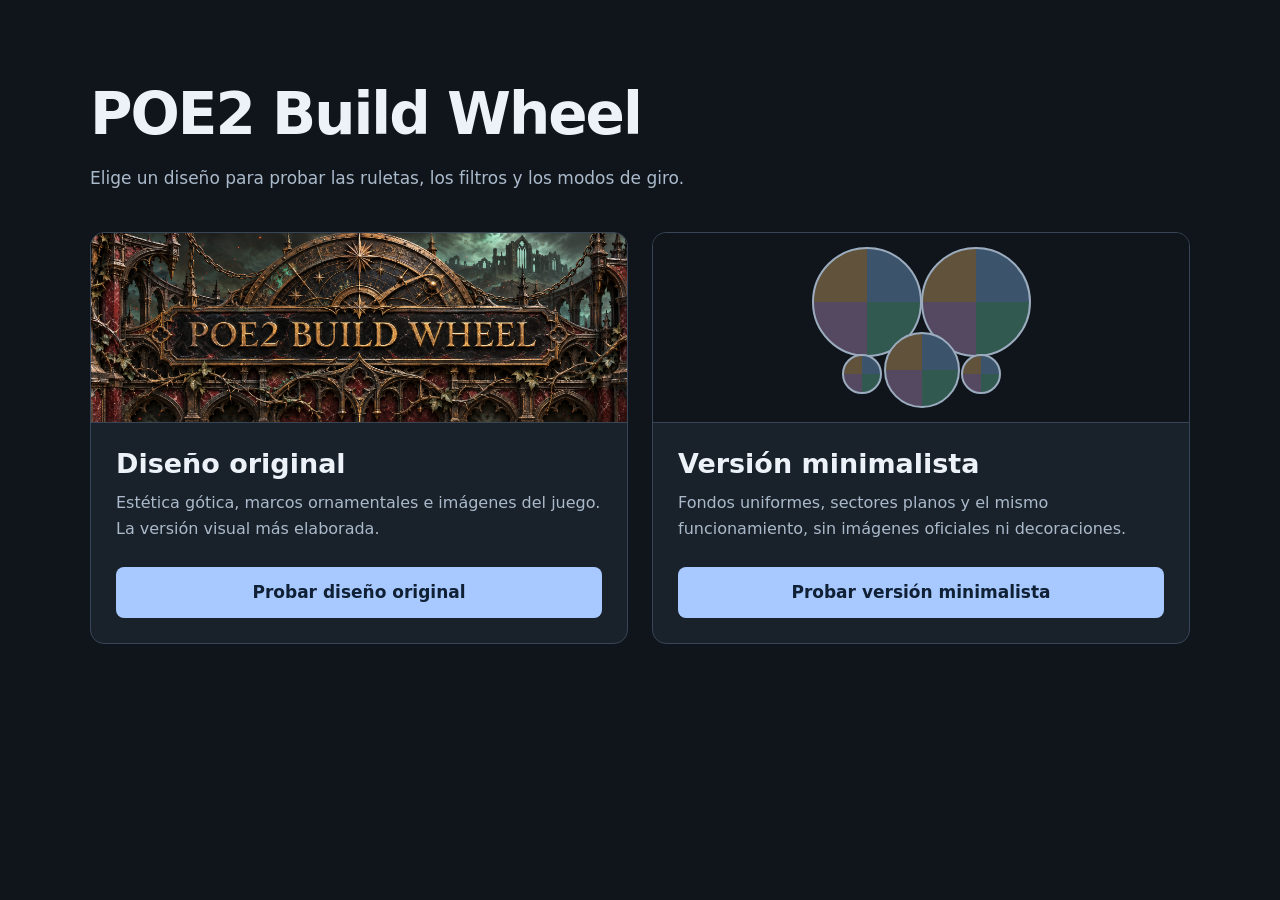
<file: index.html>
<!doctype html>
<html lang="es"><head><meta charset="utf-8"><meta name="viewport" content="width=device-width,initial-scale=1"><meta name="robots" content="noindex,nofollow,noarchive"><title>POE2 Build Wheel · Demo</title><style>
:root{color-scheme:dark}*{box-sizing:border-box}body{margin:0;background:#10151c;color:#edf2f8;font:17px/1.6 system-ui,sans-serif}main{max-width:1150px;margin:0 auto;padding:65px 25px}small{color:#a7b8cb;letter-spacing:2px;font-size:12px}h1{font-size:clamp(34px,5vw,58px);line-height:1.1;margin:18px 0;letter-spacing:-2px}p{color:#abbaca}.intro{max-width:750px;margin-bottom:40px}.versions{display:grid;grid-template-columns:1fr 1fr;gap:24px}article{background:#19212b;border:1px solid #384556;border-radius:14px;overflow:hidden;display:flex;flex-direction:column}.cover{height:190px;border-bottom:1px solid #384556;background:#111820;overflow:hidden}.original img{width:100%;height:100%;object-fit:cover}.content{padding:25px;display:flex;flex-direction:column;flex:1}h2{font-size:27px;line-height:1.2;margin:0 0 10px}.content p{font-size:16px;margin:0 0 25px}.content a{display:block;text-align:center;background:#a7c9ff;color:#102035;border-radius:8px;padding:12px 20px;text-decoration:none;font-weight:650;margin-top:auto}.content a:hover{background:#c4dbff}.content a:focus-visible{outline:3px solid white;outline-offset:4px}.plain{position:relative;background:#10151c;display:flex;align-items:center;justify-content:center}.circles{position:relative;width:235px;height:160px}.circle{position:absolute;border:2px solid #9bacbf;border-radius:50%;background:conic-gradient(#3b536b 0 90deg,#31594f 90deg 180deg,#554861 180deg 270deg,#61523c 270deg)}.left,.right{width:110px;height:110px;top:0}.left{left:8px}.right{right:8px}.lower{width:76px;height:76px;left:80px;top:85px}.side{width:40px;height:40px;top:107px}.one{left:38px}.two{right:38px}footer{margin-top:35px;color:#8798ac;font-size:13px}.help{font-size:14px;margin-top:30px}a{color:#aacbff}@media(max-width:700px){main{padding:35px 18px}.versions{grid-template-columns:1fr}.cover{height:165px}h1{letter-spacing:-1px}}
</style></head><body><main><h1>POE2 Build Wheel</h1><p class="intro">Elige un diseño para probar las ruletas, los filtros y los modos de giro.</p><div class="versions"><article class="original"><div class="cover"><img src="original/assets/oracle-masthead.png" alt="Vista del diseño gótico"></div><div class="content"><h2>Diseño original</h2><p>Estética gótica, marcos ornamentales e imágenes del juego. La versión visual más elaborada.</p><a href="original/">Probar diseño original</a></div></article><article><div class="cover plain" aria-hidden="true"><div class="circles"><i class="circle left"></i><i class="circle right"></i><i class="circle lower"></i><i class="circle side one"></i><i class="circle side two"></i></div></div><div class="content"><h2>Versión minimalista</h2><p>Fondos uniformes, sectores planos y el mismo funcionamiento, sin imágenes oficiales ni decoraciones.</p><a href="minimal/">Probar versión minimalista</a></div></article></div></main></body></html>
</file>
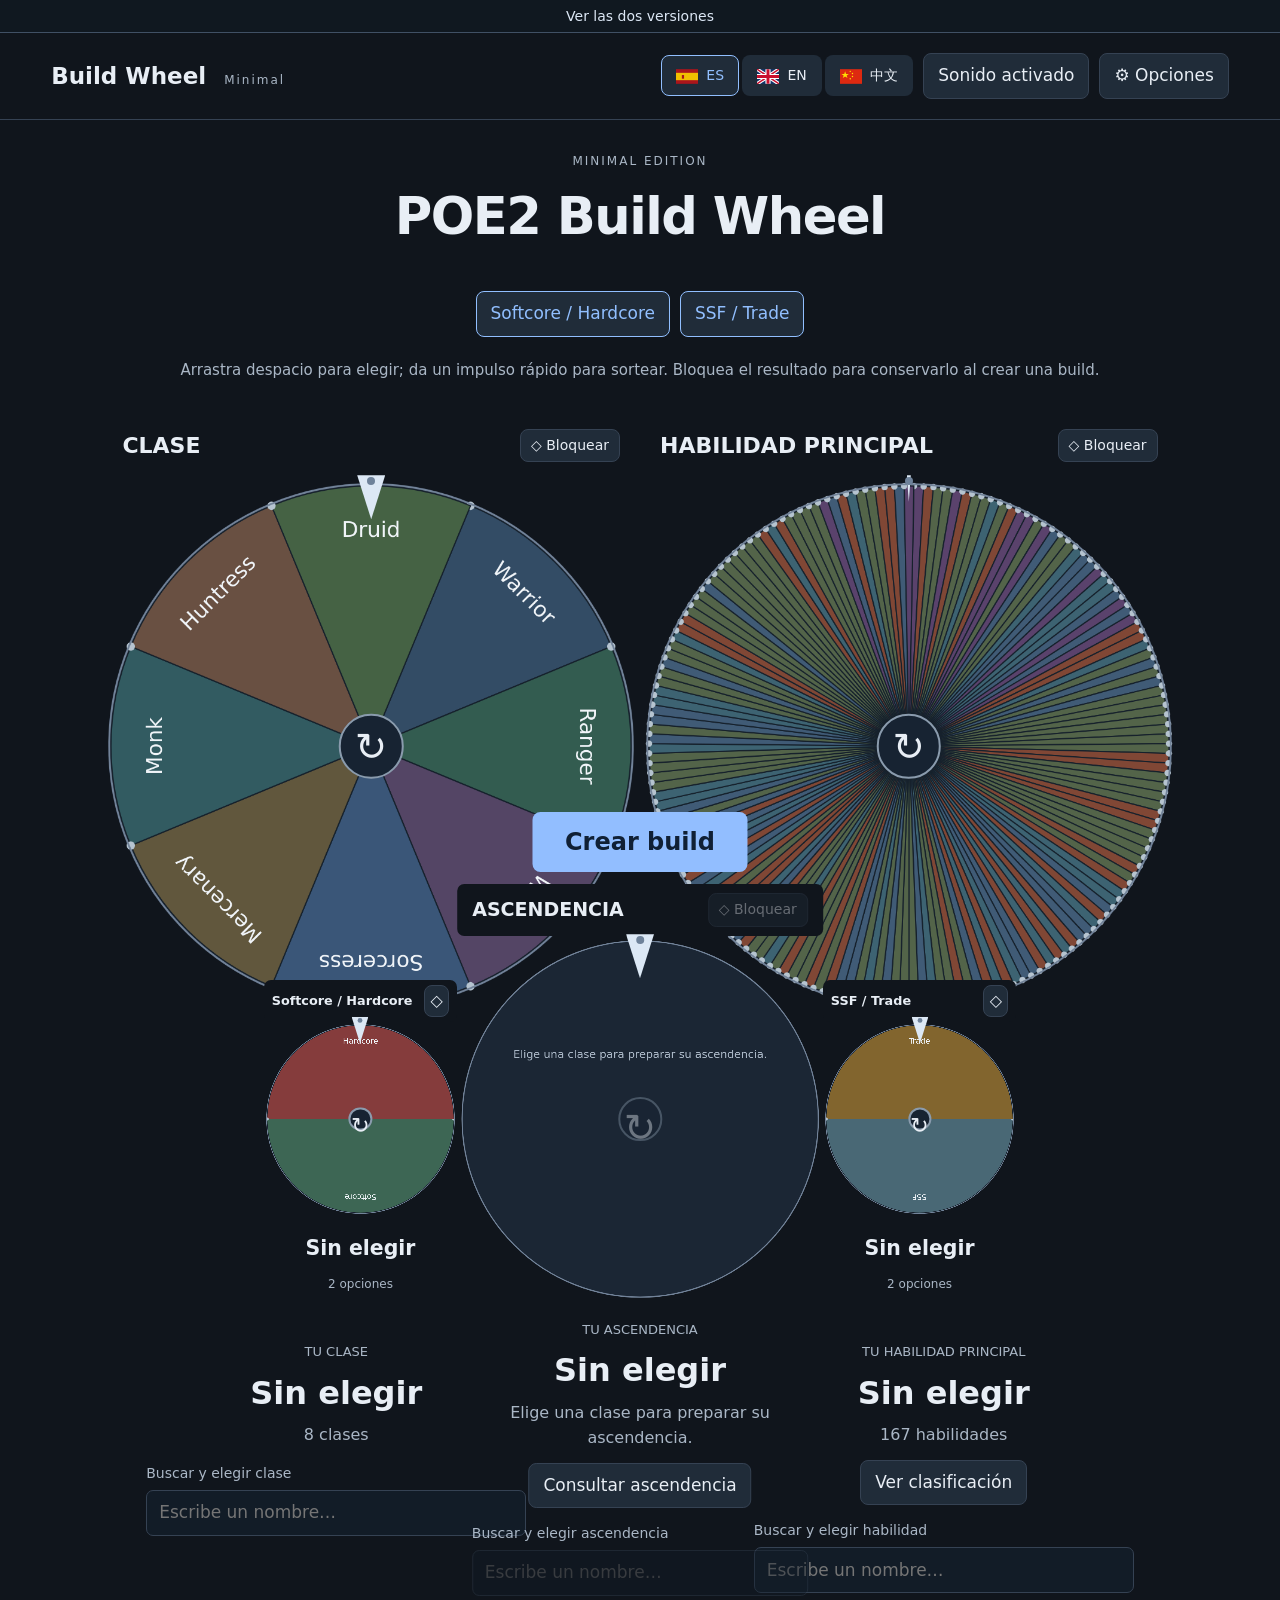
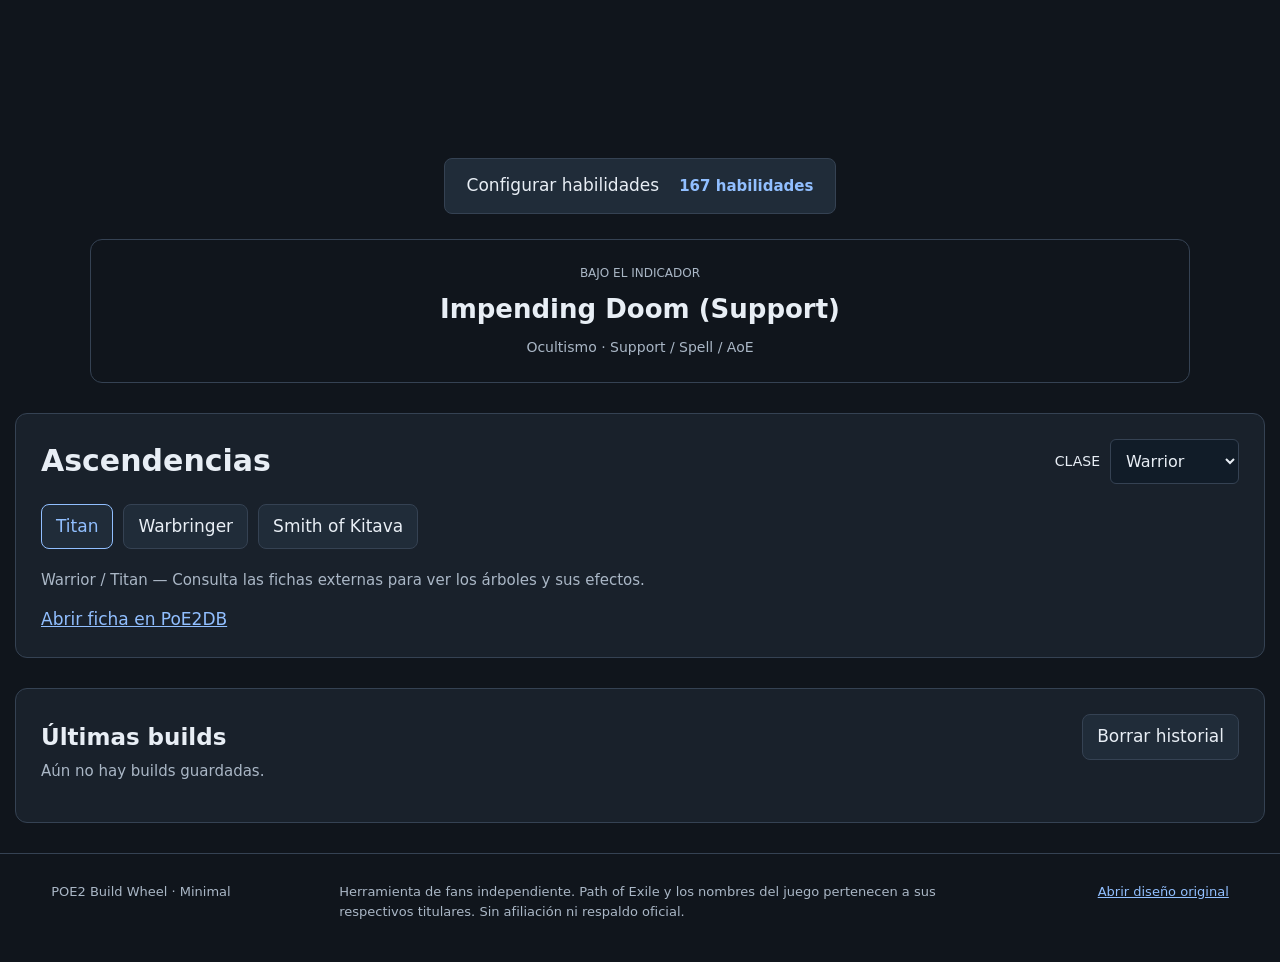
<file: minimal/index.html>
<!doctype html>
<html lang="es">
<head>
<meta charset="utf-8"><meta name="viewport" content="width=device-width,initial-scale=1">
<title>POE2 RBW - Random POE2 Build Wheel</title>
<meta name="description" content="Forja tu siguiente build de Path of Exile 2 con cinco ruletas mecánicas: clase, ascendencia y habilidad principal.">

<link rel="stylesheet" href="minimal.css"><link rel="stylesheet" href="wheel-result.css"><meta name="robots" content="noindex,nofollow,noarchive"><style>.demo-back{display:block;position:relative;z-index:50;padding:8px 18px;text-align:center;background:#101820;color:#dce7f5;font:14px system-ui,sans-serif;text-decoration:none;border-bottom:1px solid #405064}</style></head>
<body><a class="demo-back" href="../">Ver las dos versiones</a>
<header><a class="brand" href="./"> <span class="brand-name">Build Wheel <span class="edition-note">Minimal</span></span></a><div class="header-actions"><div class="language-switch" role="group" aria-label="Idioma"><button type="button" data-lang="es" aria-label="Español" lang="es"><span class="flag" aria-hidden="true"><svg viewBox="0 0 30 20"><path fill="#aa151b" d="M0 0h30v20H0z"/><path fill="#f1bf00" d="M0 5h30v10H0z"/><path fill="#aa151b" d="M8 8h3v5H8z"/></svg></span> ES</button><button type="button" data-lang="en" aria-label="English" lang="en"><span class="flag" aria-hidden="true"><svg viewBox="0 0 30 20"><path fill="#12346a" d="M0 0h30v20H0z"/><path stroke="#fff" stroke-width="5" d="m0 0 30 20M30 0 0 20"/><path stroke="#c8102e" stroke-width="2" d="m0 0 30 20M30 0 0 20"/><path stroke="#fff" stroke-width="7" d="M15 0v20M0 10h30"/><path stroke="#c8102e" stroke-width="4" d="M15 0v20M0 10h30"/></svg></span> EN</button><button type="button" data-lang="zh" aria-label="中文" lang="zh"><span class="flag" aria-hidden="true"><svg viewBox="0 0 30 20"><path fill="#de2910" d="M0 0h30v20H0z"/><path fill="#ffde00" d="m7 3 1.2 3.5H12L9 8.7l1.2 3.5L7 10l-3.2 2.2L5 8.7 2 6.5h3.8z"/><g fill="#ffde00"><circle cx="14" cy="3" r="1"/><circle cx="17" cy="6" r="1"/><circle cx="17" cy="10" r="1"/><circle cx="14" cy="13" r="1"/></g></svg></span> 中文</button></div><button id="sound" aria-pressed="true">Sonido activado</button><button id="settings">⚙ Opciones</button></div></header>
<main>
<div class="intro reliquary-title"><p class="edition-note">MINIMAL EDITION</p><h1>POE2 Build Wheel</h1></div>
<section id="build-result" class="build-result" aria-live="polite" aria-atomic="true" tabindex="-1" hidden><div class="eyebrow" data-i18n="complete">EL DESTINO HA HABLADO</div><p id="build-class"></p><h2 id="build-ascendancy"></h2><div class="build-skill"><img id="build-skill-image" alt=""><span id="build-skill"></span></div><div id="build-modes" class="build-modes"></div><a id="build-skill-link" target="_blank" rel="noreferrer" data-i18n="viewSkill">Ver habilidad en PoE2DB</a></section>
<div class="mode-toggles" role="group" aria-label="Optional wheels"><button id="survival-toggle" aria-pressed="true" data-i18n="survival">Softcore / Hardcore</button><button id="economy-toggle" aria-pressed="true" data-i18n="economy">SSF / Trade</button></div><p class="wheel-help" data-i18n="pickHelp"></p><section class="machine" aria-label="Ruletas de clase y habilidad">
<section class="controls"><button id="spin" class="primary">Crear build</button></section>
<article class="wheel-panel" id="class-panel"><div class="panel-heading"><span data-i18n="class">CLASE</span><button class="lock" id="class-lock" aria-pressed="false">◇ Bloquear</button></div><div class="wheel-wrap"><canvas id="class-wheel" width="900" height="900" role="img" aria-label="Ruleta de clases"></canvas><div class="pointer-mount" id="class-pointer-mount"><div class="pointer" id="class-pointer"></div><i></i></div><button class="hub" id="class-spin" aria-label="Girar la ruleta de clase">&#8635;</button></div><div class="wheel-result" aria-live="polite"><small data-i18n="yourClass">TU CLASE</small><h2 id="class-result">El destino espera</h2><span id="class-count">8 clases en juego</span><div class="wheel-picker"><label for="class-pick" data-i18n="pickClass"></label><input id="class-pick" type="search" autocomplete="off" spellcheck="false" aria-describedby="class-pick-match"><small id="class-pick-match" role="status"></small></div></div></article>
<div class="machine-divider"><span>✦</span></div>
<article class="wheel-panel" id="skill-panel"><div class="panel-heading"><span data-i18n="skill">MAIN SKILL</span><button class="lock" id="skill-lock" aria-pressed="false">◇ Bloquear</button></div><div class="wheel-wrap"><canvas id="skill-wheel" width="900" height="900" role="img" aria-label="Ruleta de habilidades"></canvas><div class="pointer-mount" id="skill-pointer-mount"><div class="pointer" id="skill-pointer"></div><i></i></div><button class="hub" id="skill-spin" aria-label="Girar la ruleta de habilidad">&#8635;</button></div><div class="wheel-result" aria-live="polite"><small data-i18n="yourSkill">TU HABILIDAD PRINCIPAL</small><h2 id="skill-result">Todo es posible</h2><span id="skill-count"></span><button id="skill-details" class="detail-button" data-i18n="readSkill">Leer habilidad</button><div class="wheel-picker"><label for="skill-pick" data-i18n="pickSkill"></label><input id="skill-pick" type="search" autocomplete="off" spellcheck="false" aria-describedby="skill-pick-match"><small id="skill-pick-match" role="status"></small></div></div></article>
<section id="ascendancy-section" class="ascendancy-section"><article class="wheel-panel" id="ascendancy-panel"><div class="panel-heading"><span data-i18n="ascendancy">ASCENDENCIA</span><button class="lock" id="ascendancy-lock" aria-pressed="false">◇ Bloquear</button></div><div class="wheel-wrap"><canvas id="ascendancy-wheel" width="900" height="900" role="img" aria-label="Ruleta de ascendencias"></canvas><div class="pointer-mount" id="ascendancy-pointer-mount"><div class="pointer" id="ascendancy-pointer"></div><i></i></div><button class="hub" id="ascendancy-spin" aria-label="Volver a girar la ascendencia">&#8635;</button></div><div class="wheel-result" aria-live="polite"><small data-i18n="yourAscendancy">TU ASCENDENCIA</small><h2 id="ascendancy-result">El destino espera</h2><span id="ascendancy-count"></span><button id="ascendancy-details" class="detail-button" data-i18n="viewTree">Ver árbol</button><div class="wheel-picker"><label for="ascendancy-pick" data-i18n="pickAscendancy"></label><input id="ascendancy-pick" type="search" autocomplete="off" spellcheck="false" aria-describedby="ascendancy-pick-match"><small id="ascendancy-pick-match" role="status"></small></div></div></article></section><div class="mode-wheels"><article id="survival-panel" class="wheel-panel mode-wheel"><div class="panel-heading"><span data-i18n="survival"></span><button id="survival-lock" class="lock" aria-pressed="false"></button></div><div class="wheel-wrap"><canvas id="survival-wheel" width="900" height="900" role="img" aria-label="survival"></canvas><div id="survival-pointer-mount" class="pointer-mount"><div id="survival-pointer" class="pointer"></div><i></i></div><button id="survival-spin" class="hub" aria-label="Spin survival">&#8635;</button></div><div class="wheel-result" aria-live="polite"><h2 id="survival-result"></h2><span id="survival-count"></span><div class="wheel-picker" hidden><input id="survival-pick" type="search"><small id="survival-pick-match"></small></div></div></article><article id="economy-panel" class="wheel-panel mode-wheel"><div class="panel-heading"><span data-i18n="economy"></span><button id="economy-lock" class="lock" aria-pressed="false"></button></div><div class="wheel-wrap"><canvas id="economy-wheel" width="900" height="900" role="img" aria-label="economy"></canvas><div id="economy-pointer-mount" class="pointer-mount"><div id="economy-pointer" class="pointer"></div><i></i></div><button id="economy-spin" class="hub" aria-label="Spin economy">&#8635;</button></div><div class="wheel-result" aria-live="polite"><h2 id="economy-result"></h2><span id="economy-count"></span><div class="wheel-picker" hidden><input id="economy-pick" type="search"><small id="economy-pick-match"></small></div></div></article></div>
</section>
<div id="status" class="sr-only" role="status"></div>
<button id="edit-pool" class="edit-pool"><span data-i18n="editPool">Configurar habilidades</span><strong id="active-pool-count"></strong></button>
<section id="skill-focus" class="skill-focus" aria-label="Habilidad bajo el indicador"><img id="skill-focus-image" alt=""><div><small data-i18n="underPointer">BAJO EL INDICADOR</small><strong id="skill-focus-name"></strong><span id="skill-focus-group"></span></div></section>
<section id="tree-explorer" class="tree-explorer"><div class="section-heading"><h2 data-i18n="ascTrees"></h2><label><span data-i18n="class"></span><select id="tree-class"></select></label></div><div id="tree-tabs" class="tree-tabs"></div><p id="asc-overview"></p><a id="node-source" target="_blank" rel="noreferrer" data-i18n="sourcePoe"></a></section><section class="history"><div class="section-heading"><h3 data-i18n="history">Últimas builds</h3><button id="clear" data-i18n="clear">Borrar historial</button></div><div id="history-list"><p class="empty">Cada build empieza con un salto al vacío.</p></div></section>
</main>
<footer><span>POE2 Build Wheel &middot; Minimal</span><p data-i18n="rightsNotice"></p><a href="../index.html" data-i18n="originalVersion"></a></footer>
<dialog id="options"><form method="dialog"><div class="section-heading"><h2 data-i18n="optionsTitle">Prepara tu destino</h2><button id="close-options" aria-label="Cerrar opciones">✕</button></div></form><p data-i18n="catalogHelp">Todos los sectores tienen el mismo tamaño. El catálogo incluye skills de daño, utilidad, objetos y ascendencias. Se sortean independientemente de la clase y pueden requerir un arma, objeto o ascendencia concreta.</p><section class="spin-settings"><h3 data-i18n="spinSetup"></h3><div class="spin-settings-fields"><label><span data-i18n="spinMode"></span><select id="spin-mode"><option value="sequential" data-i18n="sequential"></option><option value="simultaneous" data-i18n="simultaneous"></option><option value="all-simultaneous" data-i18n="allSimultaneous"></option></select></label><label><span data-i18n="spinOrder"></span><select id="spin-order"><option value="skill-first" data-i18n="skillFirst"></option><option value="class-first" data-i18n="classFirst"></option></select></label></div><p id="spin-sequence-hint"></p></section><section class="mode-settings"><h3 data-i18n="optionalWheels"></h3><label><input id="survival-enabled" type="checkbox" checked> <span data-i18n="survival"></span></label><label><input id="economy-enabled" type="checkbox" checked> <span data-i18n="economy"></span></label><label class="mode-order-field"><span data-i18n="modeWheelOrder"></span><select id="mode-wheel-order"><option value="survival-first" data-i18n="survivalFirst"></option><option value="economy-first" data-i18n="economyFirst"></option></select></label><p data-i18n="modeHelp"></p></section><div class="settings-row"><label><span data-i18n="power">Intensidad del giro</span> <input id="power" type="range" min="0.7" max="1.3" step="0.1" value="1"></label><label><input id="reduced" type="checkbox"> <span data-i18n="shortAnimation">Animación breve</span></label></div><h3><span data-i18n="classes">Clases</span> <button id="all-classes" class="text-button" data-i18n="selectAll">Seleccionar todas</button></h3><div id="class-options" class="option-grid"></div><section class="skill-workshop"><div class="workshop-heading"><div><div class="eyebrow" data-i18n="arsenal">TU ARSENAL</div><h3 data-i18n="skillPool">Construye tu ruleta</h3></div><strong id="pool-total"></strong></div><p class="filter-help" data-i18n="filterHelp">Los filtros cambian la ruleta al instante y se guardan automáticamente. Combina familias, elementos y tipos; después ajusta cada habilidad.</p><div class="pool-actions"><button id="recommended-skills" data-i18n="recommended">Restaurar selección inicial</button><button id="all-skills" data-i18n="selectAll">Seleccionar todas</button><button id="none-skills" data-i18n="selectNone">Deseleccionar todas</button><button id="only-main" data-i18n="mainOnly">Solo ataques, hechizos y esbirros</button><button id="reset-manual" data-i18n="resetManual">Limpiar ajustes individuales</button></div><div class="facet-columns"><fieldset><legend data-i18n="weaponFamilies">Armas y familias</legend><div class="facet-actions"><button type="button" data-facet-all="families" data-i18n="all">Todas</button><button type="button" data-facet-none="families" data-i18n="none">Ninguna</button></div><div id="family-filters" class="facet-list"></div></fieldset><fieldset><legend data-i18n="elements">Elementos y daño</legend><div class="facet-actions"><button type="button" data-facet-all="elements" data-i18n="all">Todos</button><button type="button" data-facet-none="elements" data-i18n="none">Ninguno</button></div><div id="element-filters" class="facet-list"></div></fieldset><fieldset><legend data-i18n="skillTypes">Tipos de habilidad</legend><div class="facet-actions"><button type="button" data-facet-all="types" data-i18n="all">Todos</button><button type="button" data-facet-none="types" data-i18n="none">Ninguno</button></div><div id="type-filters" class="facet-list"></div></fieldset></div><div class="filter-advanced"><label><span data-i18n="typeMatch">Coincidencia entre tipos</span><select id="tag-mode"><option value="any" data-i18n="matchAny">Cualquiera (O)</option><option value="all" data-i18n="matchAll">Todos (Y)</option></select></label><details><summary data-i18n="excludeTags">Excluir etiquetas</summary><p data-i18n="excludeHelp">Estas etiquetas siempre se excluyen, incluso en selecciones manuales.</p><div id="exclude-filters" class="exclude-list"></div></details></div><div class="catalog-toolbar"><label><span data-i18n="search">Buscar habilidad</span><input id="skill-search" type="search" placeholder="Nombre, elemento o tipo…"></label><label><span data-i18n="catalogView">Ver</span><select id="catalog-view"><option value="matches" data-i18n="matchingSkills">Coincidencias</option><option value="all" data-i18n="wholeCatalog">Catálogo completo</option><option value="selected" data-i18n="selectedSkills">Solo seleccionadas</option></select></label><button id="add-matches" data-i18n="addMatches">Añadir coincidencias</button><button id="remove-matches" data-i18n="removeMatches">Quitar coincidencias</button></div><p id="catalog-summary" role="status"></p><p id="manual-summary"></p><div id="skill-options" class="option-grid"></div><div class="save-strip"><span data-i18n="autosave">Cambios guardados automáticamente en este navegador</span><button id="done-options" data-i18n="done">Listo</button></div></section><p class="asset-note" id="asset-note">Imágenes de PoE2DB. Se necesita conexión para cargarlas.</p></dialog>
<dialog id="skill-info-dialog"><form method="dialog"><div class="section-heading"><h2 id="skill-info-name"></h2><button id="close-skill-info" aria-label="Cerrar">✕</button></div></form><div class="skill-info-body"><img id="skill-info-image" alt=""><div><p id="skill-info-tags"></p><small data-i18n="excerptLabel">Descripción · extracto original de PoE2DB</small><p id="skill-info-description" lang="en"></p><ul id="skill-info-stats"></ul><a id="skill-info-source" target="_blank" rel="noreferrer" data-i18n="fullDescription">Leer descripción completa en PoE2DB</a></div></div><p class="data-credit" data-i18n="dataCredit">Fuente: PoE2DB. Descripciones abreviadas en inglés; datos del juego propiedad de GGG.</p></dialog><div id="info-tooltip" class="info-tooltip" role="tooltip" hidden></div>
<script src="catalog.js"></script><script src="skill-info.js"></script><script src="families.js"></script><script src="default-skills.js"></script><script src="filters.js"></script><script src="i18n.js"></script><script src="filter-i18n.js"></script><script src="details.js"></script><script src="interaction-i18n.js"></script><script src="wheel-interaction.js"></script><script src="mode-wheels.js"></script><script src="app.js"></script>
</body></html>
</file>
<file: minimal/minimal.css>
:root{color-scheme:dark;--bg:#10151c;--panel:#19212b;--line:#354253;--text:#e8eef5;--muted:#aab7c6;--accent:#91bfff}
*{box-sizing:border-box}body{margin:0;background:var(--bg);color:var(--text);font:17px/1.5 system-ui,-apple-system,Segoe UI,sans-serif}button,input,select{font:inherit}button,a,input,select{touch-action:manipulation}button{border:1px solid var(--line);background:#202c39;color:var(--text);border-radius:8px;padding:9px 14px;cursor:pointer}button:hover{background:#2d3c4e}button:disabled{opacity:.4;cursor:default}button:focus-visible,a:focus-visible,input:focus-visible,select:focus-visible{outline:3px solid var(--accent);outline-offset:3px}a{color:var(--accent)}[hidden]{display:none!important}img{display:none!important}.sr-only{position:absolute;width:1px;height:1px;margin:-1px;clip:rect(0,0,0,0);overflow:hidden;white-space:nowrap}h1,h2,h3,p{margin-top:0}h2{font-size:30px;line-height:1.2}h3{font-size:23px}header{display:flex;justify-content:space-between;align-items:center;gap:20px;flex-wrap:wrap;padding:20px 4%;border-bottom:1px solid var(--line)}.brand{font-size:23px;font-weight:650;text-decoration:none;color:var(--text)}.edition-note{font-size:12px;letter-spacing:2px;color:var(--muted);font-weight:500}.brand .edition-note{margin-left:10px}.header-actions{display:flex;gap:10px;align-items:center;flex-wrap:wrap}.language-switch{display:flex;gap:3px}.language-switch button{border-color:transparent;font-size:14px}.language-switch button[aria-pressed=true]{border-color:var(--accent);color:var(--accent)}.flag{display:inline-block;width:22px;height:15px;vertical-align:middle;margin-right:4px}.flag svg{display:block;width:100%;height:100%}.intro{text-align:center;padding:32px 15px 15px}.intro h1{font-size:clamp(30px,4vw,52px);letter-spacing:-1.5px;font-weight:650;margin-bottom:12px}.intro .edition-note{margin-bottom:8px}.mode-toggles{display:flex;justify-content:center;gap:10px;flex-wrap:wrap;padding:10px 15px}.mode-toggles button[aria-pressed=true]{border-color:var(--accent);color:var(--accent)}.wheel-help{max-width:1100px;text-align:center;color:var(--muted);font-size:15px;padding:0 20px;margin:12px auto 32px}
.machine{--eye-size:clamp(420px,42vw,970px);--nose-size:calc(var(--eye-size)*.68);--mini-size:calc(var(--eye-size)*.36);position:relative;display:grid;grid-template-columns:repeat(2,var(--eye-size));width:max-content;max-width:100%;margin:auto;height:calc(var(--eye-size)*1.59 + 470px);align-content:start}.machine-divider{display:none}.wheel-panel{min-width:0}.panel-heading{display:flex;align-items:center;justify-content:space-between;gap:10px;min-height:64px;padding:8px 20px;font-size:22px;font-weight:600;line-height:1.25}.panel-heading>span{min-width:0}.lock{font-size:14px;font-weight:400;padding:7px 10px;flex-shrink:0}.lock[aria-pressed=true]{color:var(--accent);border-color:var(--accent)}.wheel-wrap{width:100%;aspect-ratio:1;position:relative}.wheel-wrap canvas{width:100%;height:100%;display:block;touch-action:none;cursor:grab}.wheel-wrap canvas.dragging{cursor:grabbing}.hub{position:absolute;left:50%;top:50%;transform:translate(-50%,-50%);width:12%;height:12%;padding:0;background:#172332;border:2px solid #8a9bad;border-radius:50%;font-size:clamp(22px,3vw,42px)}.pointer-mount{--pointer-density:1;--pointer-length:1;--hinge-scale:1;position:absolute;left:50%;top:-10px;transform:translateX(-50%);width:48px;height:60px;pointer-events:none}.pointer{position:absolute;left:calc(50% - max(4px,28px*var(--pointer-density))/2);top:8px;width:max(4px,calc(28px*var(--pointer-density)));height:calc(44px*var(--pointer-length));background:#dce8f5;clip-path:polygon(0 0,100% 0,50% 100%);transform-origin:50% 6px}.pointer-mount i{position:absolute;width:8px;height:8px;border-radius:50%;left:20px;top:10px;background:#6e829a}.wheel-result{text-align:center;padding:14px 18% 18px 5%;min-height:210px}.wheel-result small{font-size:13px;color:var(--muted)}.wheel-result h2{font-size:clamp(25px,2.5vw,45px);margin:10px 0;overflow-wrap:anywhere}.wheel-result>span{font-size:16px;color:var(--muted)}#skill-panel>.wheel-result{padding:14px 5% 18px 18%}.winner .wheel-result h2{color:var(--accent)}.detail-button{display:block;margin:12px auto;min-height:44px}.wheel-picker{max-width:380px;margin:15px auto 0;text-align:left}.wheel-picker label{font-size:14px;color:var(--muted);display:block;margin-bottom:6px}.wheel-picker input{width:100%;min-width:0;min-height:46px;padding:9px 12px;border:1px solid var(--line);border-radius:7px;background:#121c27;color:var(--text)}.wheel-picker small{display:block;min-height:23px;margin-top:5px;font-size:13px}.controls{position:absolute;left:50%;top:calc(var(--eye-size)*.76 - 10px);transform:translateX(-50%);z-index:8;width:clamp(190px,calc(var(--eye-size)*.4),330px)}.primary{width:100%;min-height:60px;background:#92beff;color:#102035;border:0;font-size:24px;font-weight:650}.primary:hover{background:#b1d0ff}.ascendancy-section{position:absolute;left:50%;top:calc(var(--eye-size)*.835 + 22px);width:var(--nose-size);transform:translateX(-50%);z-index:3}.ascendancy-section .panel-heading{min-height:52px;font-size:19px;padding:7px 15px}.ascendancy-section .wheel-result{padding:14px 4%}.mode-wheels{display:contents}.mode-wheel{position:absolute;top:calc(var(--eye-size)*.995 + 32px);width:var(--mini-size);z-index:4}#survival-panel{left:calc(50% - var(--nose-size)/2 - var(--mini-size))}#economy-panel{right:calc(50% - var(--nose-size)/2 - var(--mini-size))}.mode-wheel .panel-heading{min-height:42px;font-size:clamp(11px,1vw,18px);padding:4px 8px;gap:4px}.mode-wheel .lock{font-size:0;min-width:25px;padding:5px}.mode-wheel .lock:after{content:'◇';font-size:16px}.mode-wheel .lock[aria-pressed=true]:after{content:'◆'}.mode-wheel .wheel-result{padding:10px 0;min-height:95px}.mode-wheel .wheel-result h2{font-size:clamp(18px,1.6vw,29px)}.mode-wheel .wheel-result>span{font-size:12px}.mode-wheel .pointer-mount{transform:translateX(-50%) scale(.6);transform-origin:top}.mode-wheel .hub{font-size:22px}.machine[data-survival=true] #class-panel>.wheel-result{padding-top:calc(var(--mini-size) + 130px)}.machine[data-economy=true] #skill-panel>.wheel-result{padding-top:calc(var(--mini-size) + 130px)}
.edit-pool{display:flex;gap:20px;align-items:center;margin:20px auto 25px;max-width:95%;padding:14px 22px}.edit-pool strong{color:var(--accent);font-size:15px}.skill-focus{max-width:1100px;margin:0 auto 30px;padding:24px;text-align:center;border:1px solid var(--line);border-radius:12px}.skill-focus div{display:flex;flex-direction:column;gap:8px}.skill-focus small{font-size:12px;color:var(--muted)}.skill-focus strong{font-size:26px}.skill-focus span{font-size:14px;color:var(--muted)}.tree-explorer,.history{max-width:1250px;margin:30px auto;padding:25px;border:1px solid var(--line);border-radius:12px;background:var(--panel)}.section-heading{display:flex;justify-content:space-between;gap:15px;align-items:center}.section-heading h2,.section-heading h3{margin:0}.section-heading>label{display:flex;align-items:center;gap:10px;font-size:14px}.tree-tabs{display:flex;gap:10px;flex-wrap:wrap;margin:20px 0}.tree-tabs [aria-pressed=true]{border-color:var(--accent);color:var(--accent)}#asc-overview{color:var(--muted);font-size:15px}.history-row{display:flex;flex-wrap:wrap;align-items:center;gap:12px;padding:16px 0;border-bottom:1px solid var(--line)}.history-row time{margin-left:auto;font-size:13px;color:var(--muted)}.history-asc{color:var(--muted)}.history-mode{border:1px solid var(--line);border-radius:5px;padding:4px 8px;font-size:14px}.empty{color:var(--muted);font-size:15px}.build-result{max-width:1100px;margin:10px auto 30px;padding:35px 20px;text-align:center;background:var(--panel);border:1px solid #6e95c6;border-radius:12px;scroll-margin-top:20px}.build-result h2{font-size:clamp(38px,5vw,75px);color:var(--accent);margin:10px 0}.build-result .eyebrow{font-size:13px;color:var(--muted)}.build-skill{font-size:clamp(25px,3vw,42px)}.build-result>a{display:inline-block;margin-top:20px}.build-modes{display:flex;justify-content:center;gap:14px;margin:25px 0 5px}.build-modes>span{border:1px solid var(--line);border-radius:8px;padding:10px 20px;font-size:23px}footer{padding:28px 4%;border-top:1px solid var(--line);display:flex;justify-content:space-between;align-items:start;gap:25px;color:var(--muted);font-size:13px}footer p{max-width:650px}
dialog{width:calc(100% - 30px);max-width:1400px;max-height:90vh;overflow:auto;background:var(--panel);color:var(--text);border:1px solid var(--line);border-radius:12px;padding:25px}dialog::backdrop{background:#050a10cc}dialog p{color:var(--muted);font-size:16px;line-height:1.7}#options>.section-heading{margin-bottom:20px}.settings-row,.spin-settings-fields{display:grid;grid-template-columns:1fr 1fr;gap:18px;margin:20px 0}.settings-row label{display:flex;align-items:center;gap:10px;font-size:16px}.spin-settings,.mode-settings{padding:20px;border:1px solid var(--line);border-radius:10px;margin:20px 0}.spin-settings h3,.mode-settings h3{margin-bottom:15px}.spin-settings-fields label,.mode-order-field{display:flex;flex-direction:column;gap:8px;font-size:15px}.mode-settings>label:not(.mode-order-field){display:inline-flex;align-items:center;gap:8px;margin-right:25px}.mode-order-field{margin:20px 0 0;max-width:650px}select{background:#111c28;border:1px solid var(--line);border-radius:6px;color:var(--text);padding:11px;max-width:100%;font-size:16px;min-width:0}input[type=checkbox]{accent-color:var(--accent);width:18px;height:18px;flex-shrink:0}.option-grid{display:grid;grid-template-columns:repeat(4,minmax(0,1fr));gap:8px}.option{display:flex;gap:10px;align-items:center;border:1px solid var(--line);padding:12px;border-radius:7px;cursor:pointer;min-width:0}.option:has(input:checked){border-color:#6e95c6;background:#243448}.option-info{display:flex;flex-direction:column;min-width:0;gap:6px}.option-info strong{font-size:16px;overflow-wrap:anywhere}.option-info small{font-size:12px;color:var(--muted)}.skill-card{display:flex;position:relative;min-width:0}.skill-card .option{width:100%;padding-right:35px}.skill-info-trigger{position:absolute;right:3px;top:4px;border:0;background:transparent;color:var(--accent);padding:7px;cursor:pointer}.text-button{font-size:14px;margin-left:10px}.workshop-heading{display:flex;align-items:center;justify-content:space-between;gap:20px;margin-top:30px}.workshop-heading h3{font-size:29px;margin-bottom:5px}.workshop-heading .eyebrow{font-size:12px;color:var(--muted)}.workshop-heading>strong{font-size:25px;white-space:nowrap}.pool-actions{display:flex;flex-wrap:wrap;gap:9px;margin:20px 0}.pool-actions button{font-size:14px}.facet-columns{display:grid;grid-template-columns:1fr 1fr 1fr;gap:16px}.facet-columns fieldset{min-width:0;border:1px solid var(--line);border-radius:8px;padding:12px}.facet-columns legend{font-size:18px;padding:0 6px}.facet-actions{display:flex;gap:6px;margin-bottom:12px}.facet-actions button{font-size:12px;padding:5px 10px}.facet-list{display:flex;flex-direction:column;gap:7px}.facet-chip{display:flex;align-items:center;gap:8px;padding:9px;background:#141d28;border:1px solid #293649;border-radius:5px;font-size:14px;cursor:pointer;min-width:0}.facet-chip small{margin-left:auto;font-size:11px;color:var(--muted)}.facet-chip:has(input:checked){border-color:#6489b5}.filter-advanced{display:flex;flex-wrap:wrap;gap:20px;align-items:start;padding:20px 0}.filter-advanced label{display:flex;gap:10px;align-items:center;font-size:15px}.exclude-list{display:flex;flex-wrap:wrap;gap:8px;padding-top:15px}.catalog-toolbar{display:flex;flex-wrap:wrap;align-items:end;gap:12px;margin:20px 0}.catalog-toolbar label{display:flex;flex-direction:column;gap:8px;flex:1;font-size:14px;min-width:200px}.catalog-toolbar input{background:#111c28;border:1px solid var(--line);color:var(--text);padding:12px;border-radius:7px;min-width:0}.catalog-toolbar button{font-size:14px}#catalog-summary,#manual-summary{font-size:14px}#skill-options{max-height:530px;overflow:auto;padding:4px}#skill-info-dialog{max-width:720px}.skill-info-body{padding:20px 0}#skill-info-tags{color:var(--accent)}.skill-info-body li{font-size:16px}.data-credit{font-size:13px}.save-strip{position:sticky;bottom:-25px;background:var(--panel);padding:15px 0;border-top:1px solid var(--line);display:flex;align-items:center;justify-content:space-between;gap:12px;margin-top:20px;font-size:13px;color:var(--muted)}.asset-note{font-size:13px}button:disabled,select:disabled,input:disabled{opacity:.4}
@media(max-width:1000px){body{padding-top:88px}.machine{display:flex;flex-direction:column;width:calc(100% - 32px);max-width:800px;height:auto;gap:25px}.machine>.wheel-panel,.ascendancy-section{width:100%;position:static;transform:none}.controls{position:fixed;inset:0 0 auto;transform:none;width:100%;z-index:30;background:var(--bg);padding:10px 15px;border-bottom:1px solid var(--line)}.controls .primary{display:block;width:min(430px,100%);margin:auto;min-height:58px;font-size:24px}.machine .wheel-result,.machine #skill-panel>.wheel-result{padding:15px 5% 20px!important;min-height:0}.panel-heading{font-size:23px}.mode-wheels{display:grid;grid-template-columns:1fr 1fr;gap:18px;width:100%}.mode-wheel{position:static;width:100%}.mode-wheel .panel-heading{font-size:15px}.mode-wheel .hub{font-size:24px}.mode-wheel .wheel-result h2{font-size:24px}.mode-wheel .pointer-mount{transform:translateX(-50%) scale(.55)}.tree-explorer,.history,.skill-focus,.build-result{margin-inline:16px}.facet-columns{grid-template-columns:1fr 1fr 1fr}.option-grid{grid-template-columns:repeat(2,minmax(0,1fr))}footer{flex-wrap:wrap}.header-actions button{font-size:14px}.intro{padding-top:26px}}
@media(max-width:600px){header{padding:16px;gap:13px}.brand{font-size:21px}.header-actions{gap:6px}.header-actions button{padding:8px 9px;font-size:13px}.intro h1{font-size:34px}.mode-toggles button{font-size:13px}.wheel-help{font-size:13px}.machine{width:calc(100% - 24px)}.panel-heading{font-size:18px;padding:7px 8px}.lock{font-size:12px;padding:6px}.wheel-result h2{font-size:30px}.mode-wheels{gap:12px}.mode-wheel .panel-heading{font-size:11px;min-height:42px}.mode-wheel .wheel-result h2{font-size:20px}.mode-wheel .hub{font-size:17px}.mode-wheel .pointer-mount{transform:translateX(-50%) scale(.4)}.section-heading{flex-wrap:wrap;gap:15px}dialog{padding:18px}.spin-settings-fields,.settings-row{grid-template-columns:1fr}.facet-columns{grid-template-columns:1fr}.option-grid{grid-template-columns:1fr}.tree-explorer,.history{padding:18px}.history-row{font-size:14px}.save-strip{bottom:-18px}.mode-order-field select{font-size:14px}.build-modes>span{padding:8px 12px;font-size:20px}.workshop-heading h3{font-size:24px}.workshop-heading>strong{font-size:21px}.brand-name .edition-note{font-size:10px}}
@media(prefers-reduced-motion:reduce){*{scroll-behavior:auto!important}}

.ascendancy-section .panel-heading,.mode-wheel .panel-heading{background:var(--bg);border-radius:7px}
</file>
<file: minimal/wheel-result.css>
.machine .hub.has-result{
 width:58%;height:auto;min-height:22%;max-height:60%;padding:18px 20px;
 display:flex;align-items:center;justify-content:center;
 border:2px solid #91bfff;border-radius:12px;
 background:#162333;color:#edf5ff;box-shadow:none;
 font:650 clamp(22px,2.4vw,48px)/1.2 system-ui,sans-serif;
 text-align:center;text-wrap:balance;white-space:normal;overflow-wrap:anywhere;
 opacity:1;z-index:4;
}
.machine .hub.has-result:hover:not(:disabled){background:#21364e}
.machine .hub.has-result:disabled{opacity:1;color:#edf5ff;cursor:default}
.machine .ascendancy-section .hub.has-result{font-size:clamp(20px,1.8vw,36px);padding:14px}
.machine .mode-wheel .hub.has-result{width:72%;min-height:28%;padding:10px 7px;font-size:clamp(16px,1.5vw,29px);border-radius:8px}
@media(max-width:1000px){.machine .hub.has-result{font-size:clamp(25px,4vw,40px)}.machine .ascendancy-section .hub.has-result{font-size:clamp(23px,3.7vw,36px)}}
@media(max-width:600px){.machine .hub.has-result{padding:12px 10px;font-size:clamp(20px,5.8vw,28px)}.machine .ascendancy-section .hub.has-result{font-size:clamp(20px,5.5vw,27px)}.machine .mode-wheel .hub.has-result{font-size:clamp(14px,4vw,20px);padding:8px 4px}}
</file>
